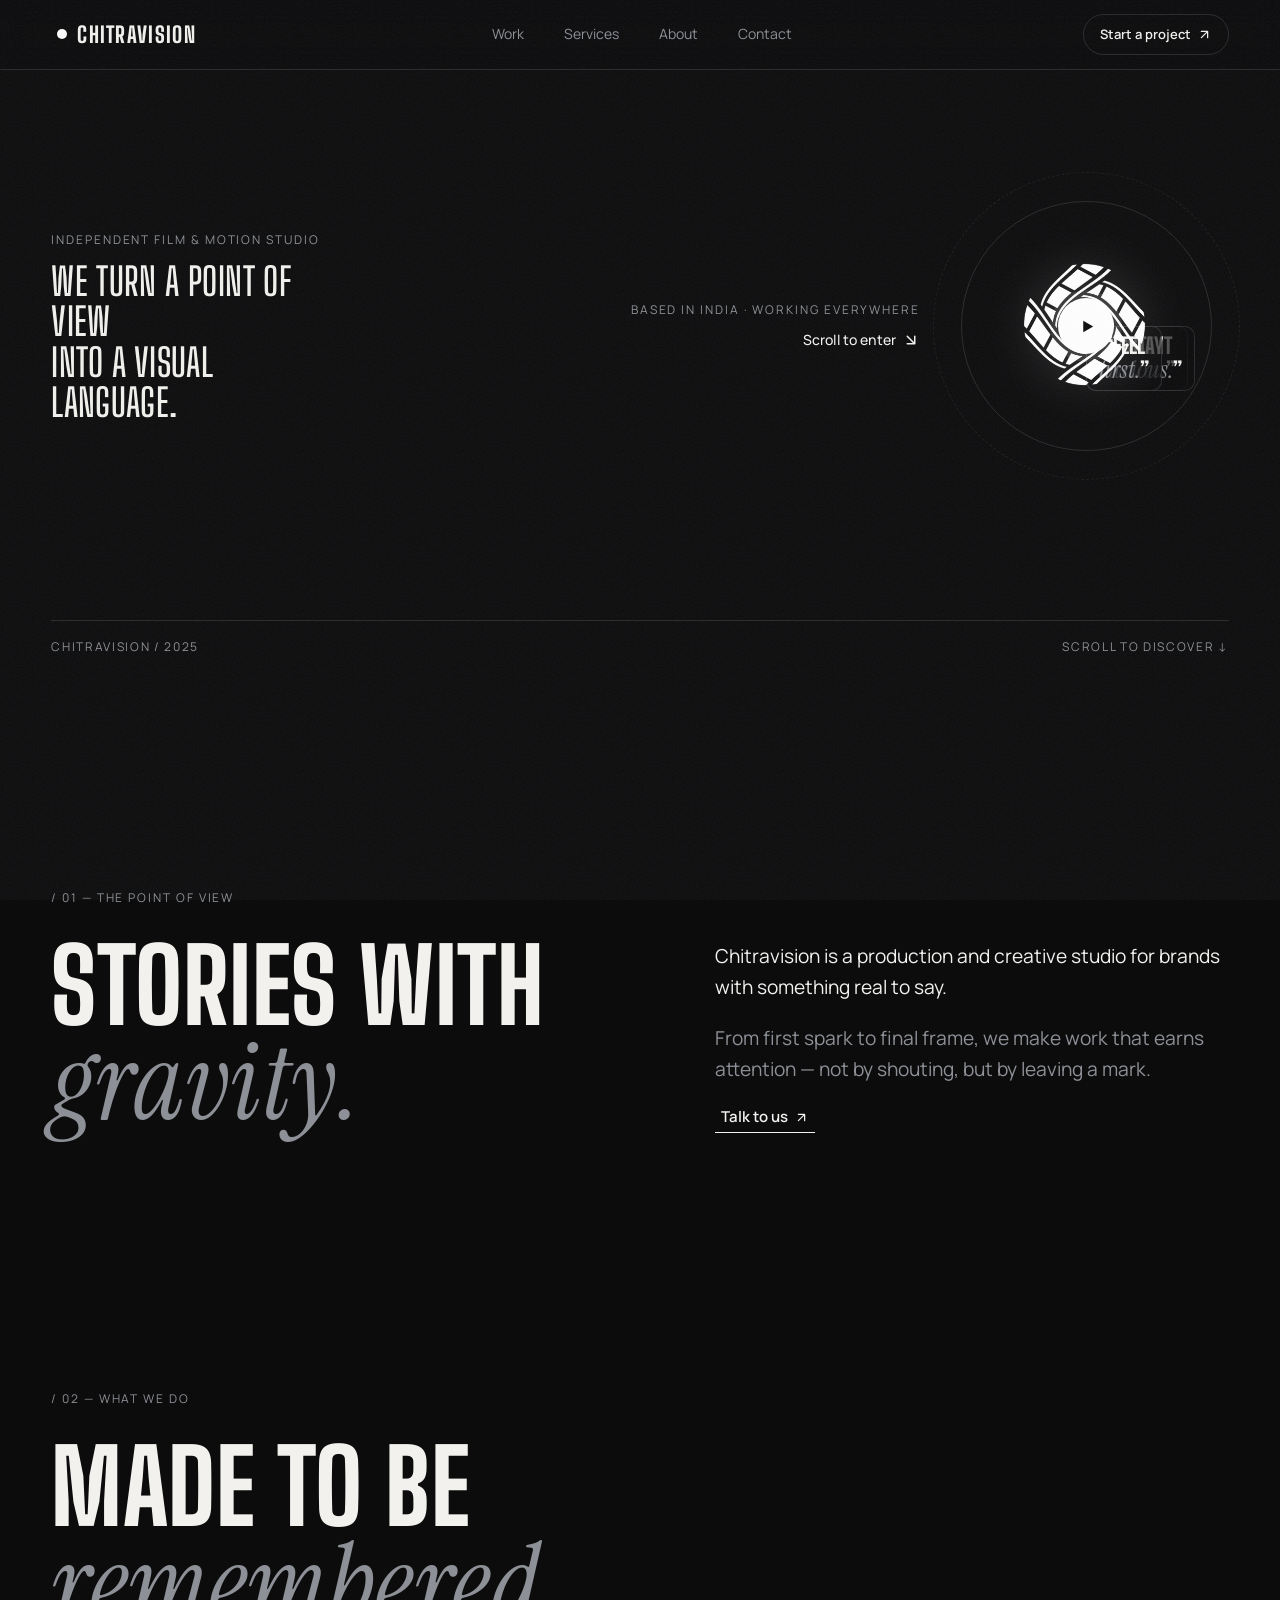
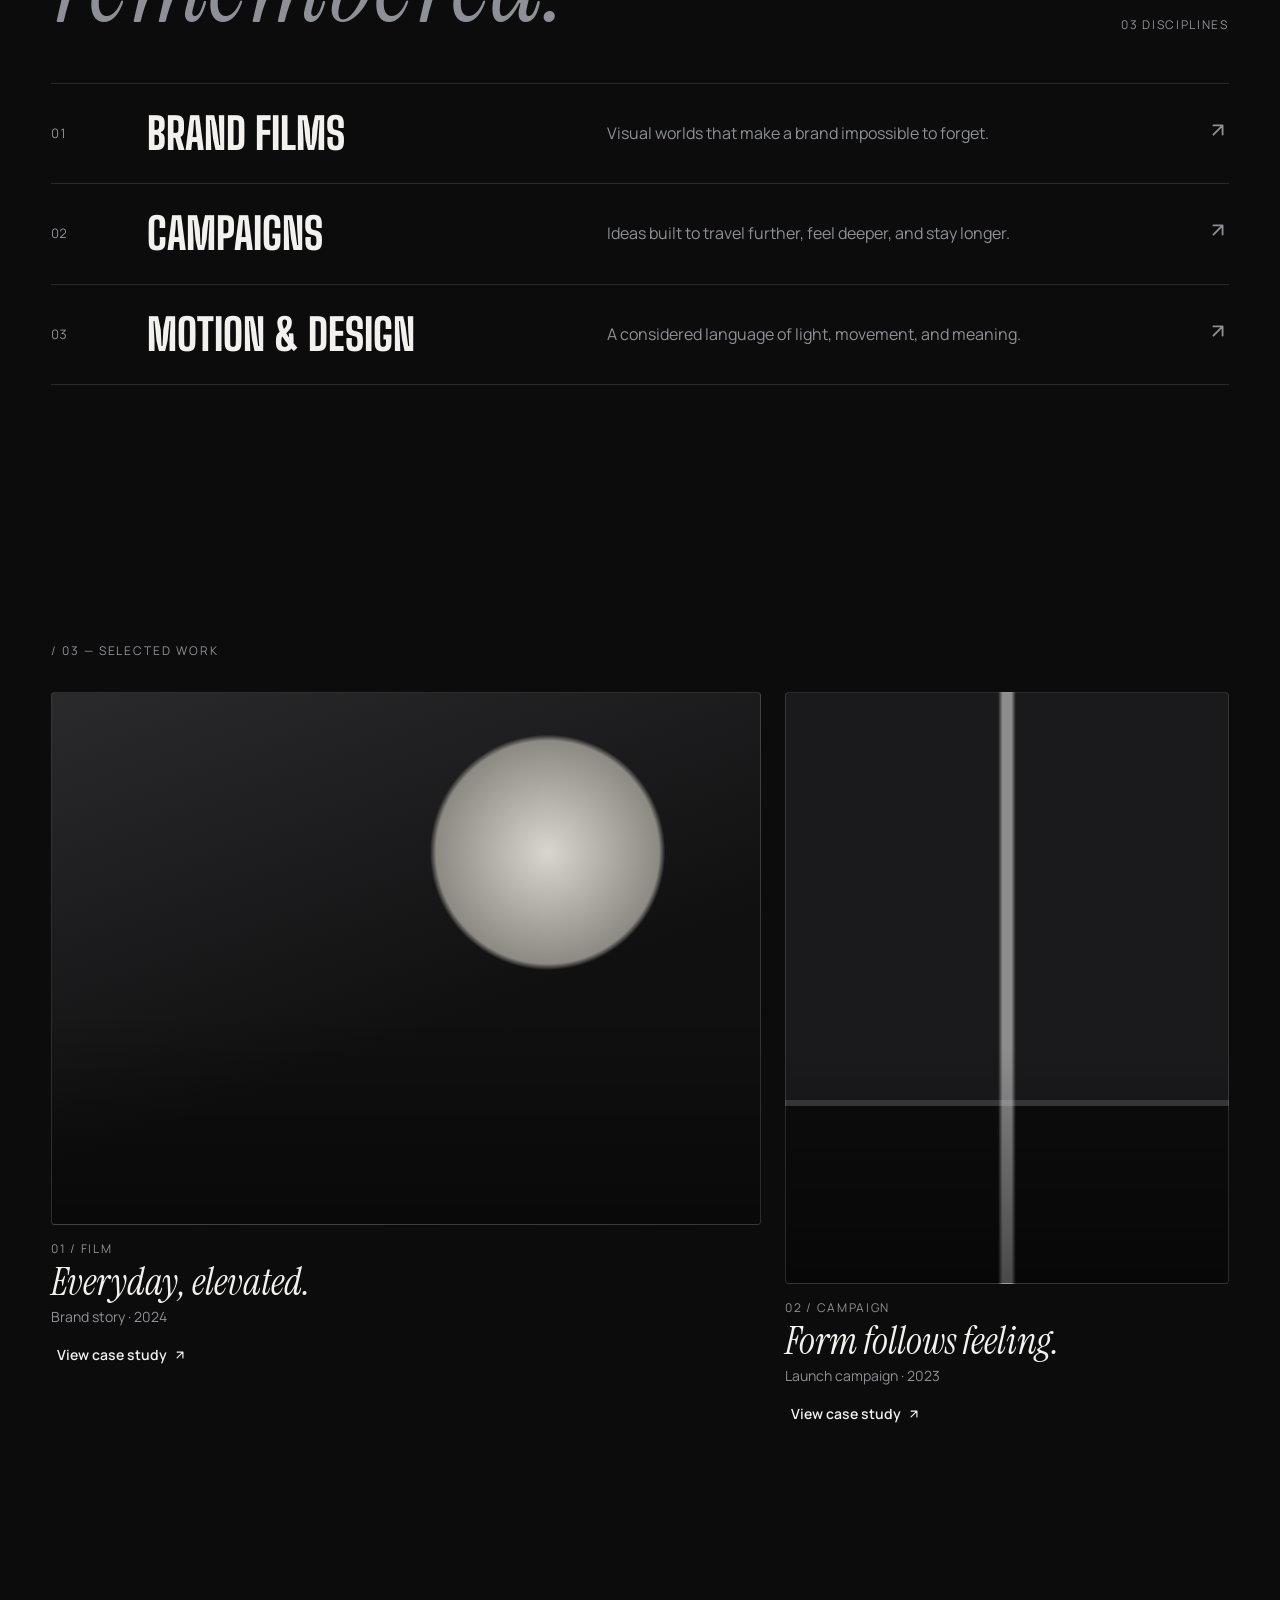
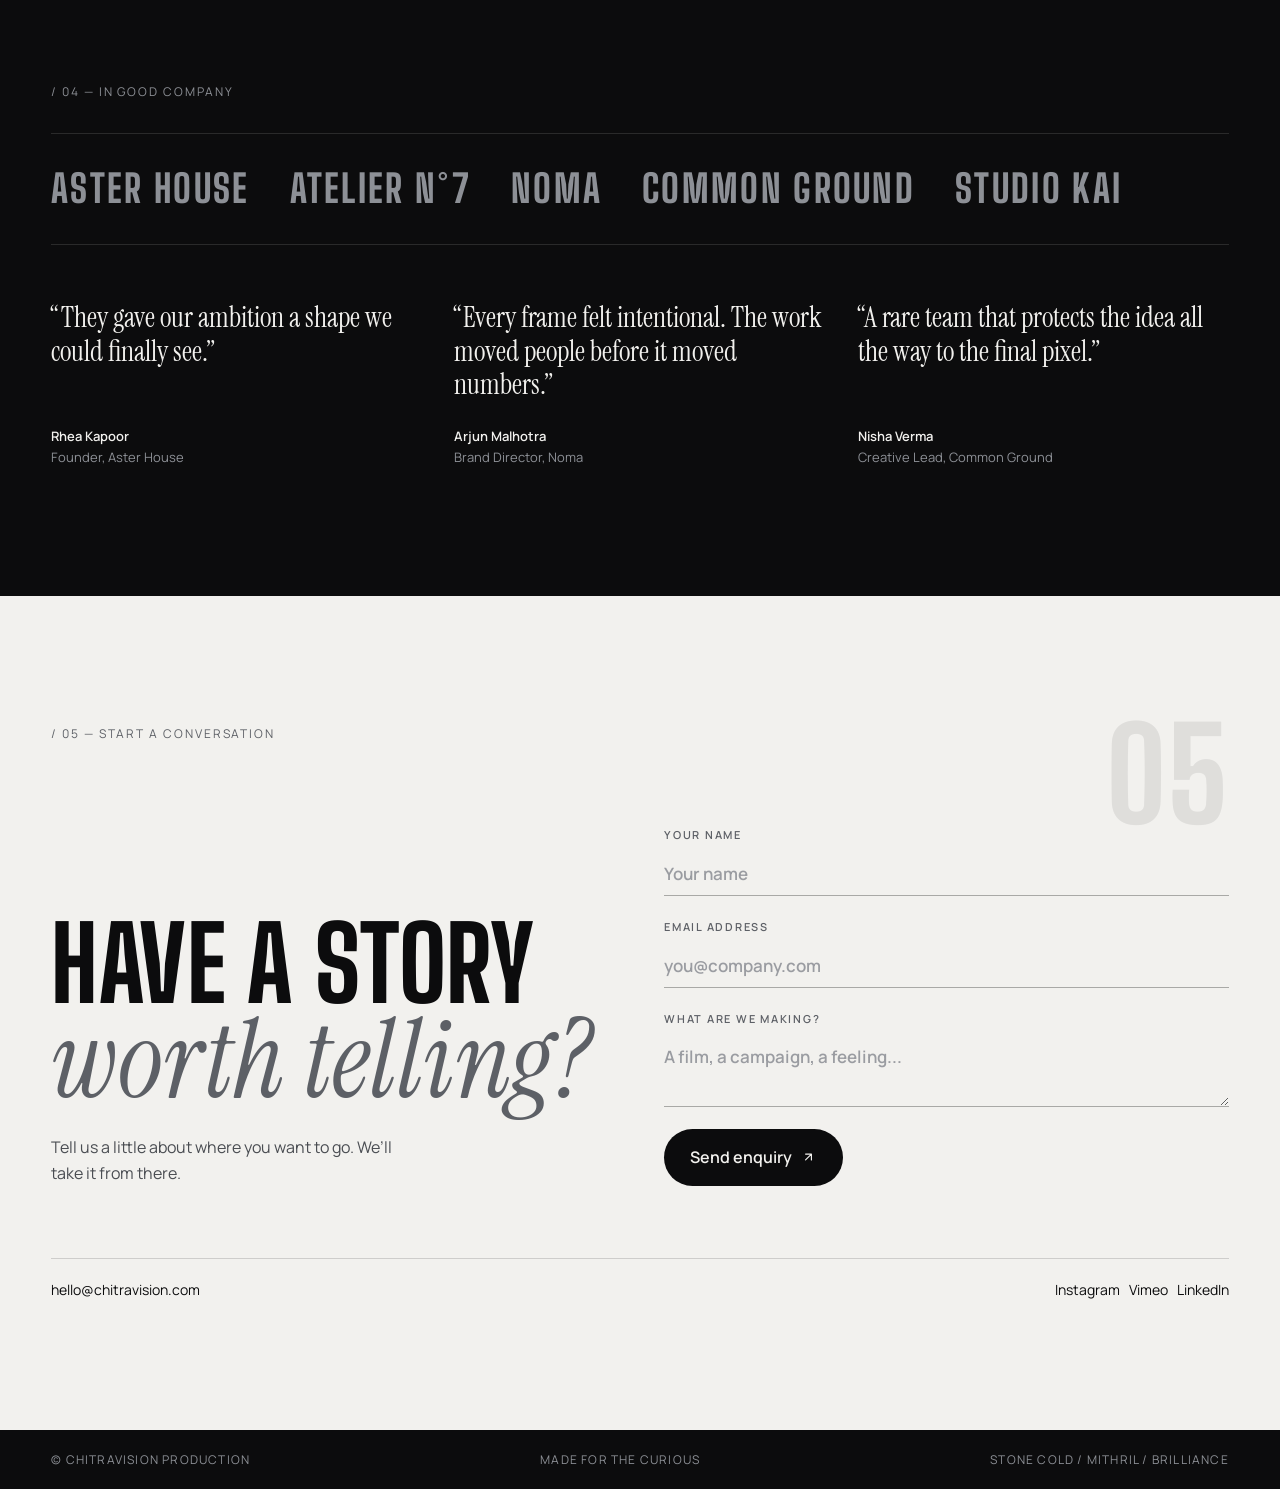
<file: Chitravision Production.html>
<!doctype html><html><head><meta charset=utf8><meta name=viewport content="width=device-width,initial-scale=1,viewport-fit=cover"><style>:root{color-scheme:light;box-sizing:border-box;padding-top:env(safe-area-inset-top,0px);padding-bottom:env(safe-area-inset-bottom,0px)}html{scroll-padding-top:env(safe-area-inset-top,0px)}body{margin:0;padding:0;font:14px -apple-system,BlinkMacSystemFont,sans-serif;background:#faf9f5;color:#141413}img{max-width:100%}[hidden]:not([hidden=until-found i]){display:none!important}</style></head><body>
<title>Chitravision Production</title>
<link rel="preconnect" href="https://fonts.googleapis.com">
<link rel="preconnect" href="https://fonts.gstatic.com" crossorigin>
<link rel="stylesheet" href="https://fonts.googleapis.com/css2?family=Big+Shoulders+Display:wght@600;800&family=Instrument+Serif:ital@0;1&family=Manrope:wght@400;500;600&display=swap">
<style>
/* Layout: centered orbiting logo stage flanked by two hero statements, then a calm editorial scroll of numbered chapters. Single dark look by choice. */
:root{
  --stone:#0c0c0d; --ink:#f2f1ee; --mithril:#8d9096; --brilliance:#ffffff; --line:rgba(255,255,255,.12); --panel:#151516;
  --display:'Big Shoulders Display','Arial Narrow',Impact,sans-serif;
  --serif:'Instrument Serif',Georgia,serif;
  --body:'Manrope',system-ui,sans-serif;
  color-scheme:dark;
}
*{box-sizing:border-box}
html{scroll-behavior:smooth}
body{background:var(--stone);color:var(--ink);font-family:var(--body);font-size:16px;line-height:1.6;padding-inline:0;overflow-x:hidden}
button{font:inherit;color:inherit;background:none;border:0;cursor:pointer}
:focus-visible{outline:2px solid var(--brilliance);outline-offset:3px}
em{font-family:var(--serif);font-style:italic;font-weight:400}
.grain{position:fixed;inset:0;pointer-events:none;z-index:50;opacity:.07;background-image:url("data:image/svg+xml,%3Csvg xmlns='http://www.w3.org/2000/svg' width='160' height='160'%3E%3Cfilter id='n'%3E%3CfeTurbulence type='fractalNoise' baseFrequency='.9' numOctaves='2'/%3E%3C/filter%3E%3Crect width='160' height='160' filter='url(%23n)'/%3E%3C/svg%3E")}
.wrap{padding-inline:clamp(16px,4vw,56px)}
/* nav */
.glass-nav{position:fixed;top:env(safe-area-inset-top,0px);left:0;right:0;z-index:40;display:flex;align-items:center;justify-content:space-between;gap:16px;padding:14px clamp(16px,4vw,56px);background:rgba(12,12,13,.55);backdrop-filter:blur(14px);-webkit-backdrop-filter:blur(14px);border-bottom:1px solid var(--line)}
.brand-lockup{display:flex;align-items:center;gap:10px;font-family:var(--display);font-weight:800;font-size:22px;letter-spacing:.06em}
.brand-dot{width:10px;height:10px;border-radius:50%;background:var(--brilliance)}
.nav-links{display:flex;gap:28px}
.nav-links button{font-size:14px;color:var(--mithril);transition:color .2s}
.nav-links button:hover{color:var(--brilliance)}
.nav-cta{display:inline-flex;align-items:center;gap:6px;padding:9px 16px;border:1px solid var(--line);border-radius:999px;font-size:13px;font-weight:600;transition:background .2s,color .2s}
.nav-cta:hover{background:var(--brilliance);color:var(--stone)}
.menu-toggle{display:none;width:40px;height:40px;align-items:center;justify-content:center}
/* hero */
.hero{position:relative;min-height:760px;padding:120px clamp(16px,4vw,56px) 40px;display:grid;grid-template-columns:1fr minmax(320px,560px) 1fr;align-items:center;gap:24px}
.hero-copy p{font-family:var(--display);font-weight:600;font-size:clamp(26px,3vw,40px);line-height:1.05;text-transform:uppercase;letter-spacing:.01em;margin:12px 0 0}
.hero-copy-right{text-align:right}
.eyebrow{display:block;font-size:12px;letter-spacing:.16em;text-transform:uppercase;color:var(--mithril)}
.hero-meta{display:inline-flex!important;align-items:center;gap:6px;font-family:var(--body)!important;font-size:14px!important;text-transform:none!important;font-weight:500!important;color:var(--ink)}
.orbit-scene{position:relative;aspect-ratio:1;width:100%;max-width:560px;margin-inline:auto;display:grid;place-items:center}
.orbit{position:absolute;border:1px solid var(--line);border-radius:50%}
.orbit-one{inset:6%}
.orbit-two{inset:-4%;border-style:dashed;opacity:.6}
.logo-halo{position:absolute;width:56%;aspect-ratio:1;border-radius:50%;background:radial-gradient(circle,rgba(255,255,255,.22),transparent 68%);filter:blur(24px);animation:pulse 5s ease-in-out infinite}
.logo-crop{position:relative;width:46%;aspect-ratio:1;display:grid;place-items:center}
.logo-crop img{width:100%;height:100%;object-fit:contain;animation:spin 40s linear infinite}
.play-disc{position:absolute;z-index:3;width:56px;height:56px;border-radius:50%;background:var(--brilliance);color:var(--stone);display:grid;place-items:center;box-shadow:0 0 0 8px rgba(255,255,255,.1);transition:transform .25s}
.play-disc:hover{transform:scale(1.1)}
.play-disc svg{margin-left:3px}
.quote{position:absolute;left:50%;top:50%;font-family:var(--display);font-weight:800;font-size:clamp(15px,1.8vw,22px);line-height:1;text-transform:uppercase;text-align:center;white-space:nowrap;padding:8px 12px;background:rgba(12,12,13,.7);border:1px solid var(--line);border-radius:10px;animation:orbit 24s linear infinite;--r:min(46vw,282px)}
.quote em{text-transform:none;font-size:1.15em;font-weight:400;color:var(--mithril)}
.quote-b{animation-delay:-8s}.quote-c{animation-delay:-16s}
@keyframes orbit{from{transform:translate(-50%,-50%) rotate(0deg) translateX(var(--r)) rotate(0deg)}to{transform:translate(-50%,-50%) rotate(360deg) translateX(var(--r)) rotate(-360deg)}}
@keyframes spin{to{transform:rotate(360deg)}}
@keyframes pulse{50%{opacity:.55;transform:scale(1.08)}}
.hero-bottom{grid-column:1/-1;display:flex;justify-content:space-between;gap:16px;font-size:12px;letter-spacing:.14em;text-transform:uppercase;color:var(--mithril);border-top:1px solid var(--line);padding-top:16px}
.line-arrow{display:inline-block;animation:bob 2s ease-in-out infinite}
@keyframes bob{50%{transform:translateY(4px)}}
/* sections */
.section-pad{padding:clamp(72px,10vw,140px) clamp(16px,4vw,56px)}
.section-kicker{font-size:12px;letter-spacing:.16em;text-transform:uppercase;color:var(--mithril);margin-bottom:32px}
h2{font-family:var(--display);font-weight:800;text-transform:uppercase;font-size:clamp(44px,8vw,112px);line-height:.92;margin:0;text-wrap:balance;letter-spacing:.005em}
h2 em{text-transform:none;font-size:1.05em;color:var(--mithril)}
.intro-grid{display:grid;grid-template-columns:1.2fr 1fr;gap:48px;align-items:end}
.intro-copy{display:flex;flex-direction:column;gap:20px;font-size:clamp(17px,1.5vw,21px);min-width:0}
.intro-copy p{margin:0}.muted{color:var(--mithril)}
.text-link{display:inline-flex;align-items:center;gap:6px;align-self:flex-start;border-bottom:1px solid var(--ink);padding-bottom:3px;font-weight:600;font-size:15px}
.services-head{display:flex;justify-content:space-between;align-items:flex-end;gap:16px;flex-wrap:wrap;margin-bottom:48px}
.section-count{font-size:12px;letter-spacing:.14em;text-transform:uppercase;color:var(--mithril)}
.service-list{border-top:1px solid var(--line)}
.service-row{display:grid;grid-template-columns:72px minmax(0,1fr) minmax(0,1.3fr) 32px;gap:24px;align-items:center;padding:28px 0;border-bottom:1px solid var(--line);transition:padding .3s,background .3s}
.service-row:hover{padding-inline:16px;background:var(--panel)}
.service-number{font-size:13px;color:var(--mithril);font-variant-numeric:tabular-nums}
.service-row h3{margin:0;font-family:var(--display);font-weight:800;text-transform:uppercase;font-size:clamp(28px,3.4vw,48px);line-height:1}
.service-row p{margin:0;color:var(--mithril)}
.row-arrow{justify-self:end;color:var(--mithril)}
.work-grid{display:grid;grid-template-columns:1.6fr 1fr;gap:24px;align-items:start}
.work-card{display:flex;flex-direction:column;gap:14px;min-width:0}
.work-image{position:relative;display:block;width:100%;overflow:hidden;border-radius:4px;border:1px solid var(--line)}
.work-card-large .work-image{aspect-ratio:4/3}.work-card-small .work-image{aspect-ratio:3/4}
.image-one{background:radial-gradient(circle at 70% 30%,#d9d6cf 0,#8d8a84 18%,transparent 19%),linear-gradient(160deg,#2a2a2c,#101011 60%),#151516}
.image-two{background:linear-gradient(90deg,transparent 48%,rgba(255,255,255,.5) 49%,rgba(255,255,255,.5) 51%,transparent 52%),linear-gradient(0deg,#0d0d0e 0 30%,#3a3b3e 30% 31%,#1a1a1c 31%),radial-gradient(circle at 30% 20%,#55575c,#18181a 60%)}
.work-image::after{content:"";position:absolute;inset:0;background:linear-gradient(transparent 60%,rgba(0,0,0,.45))}
.case-open{position:absolute;top:14px;right:14px;z-index:2;width:38px;height:38px;border-radius:50%;background:var(--brilliance);color:var(--stone);display:grid;place-items:center;transform:scale(.8);opacity:0;transition:.25s}
.work-image:hover .case-open,.work-image:focus-visible .case-open{opacity:1;transform:none}
.work-caption{display:grid;gap:4px}
.work-caption>span:first-child{font-size:12px;letter-spacing:.14em;text-transform:uppercase;color:var(--mithril)}
.work-caption h3{margin:0;font-family:var(--serif);font-style:italic;font-weight:400;font-size:clamp(28px,3vw,42px);line-height:1.05}
.work-caption>span:last-child{font-size:14px;color:var(--mithril)}
.case-link{display:inline-flex;align-items:center;gap:6px;font-size:14px;font-weight:600;align-self:flex-start}
/* proof */
.client-marquee{display:flex;flex-wrap:wrap;gap:12px 40px;font-family:var(--display);font-weight:800;font-size:clamp(24px,3vw,40px);letter-spacing:.06em;color:var(--mithril);padding-block:24px;border-block:1px solid var(--line);margin-bottom:56px}
.testimonial-grid{display:grid;grid-template-columns:repeat(3,minmax(0,1fr));gap:32px}
.testimonial{margin:0;display:flex;flex-direction:column;gap:24px;justify-content:space-between}
.testimonial p{margin:0;font-family:var(--serif);font-size:clamp(22px,2.2vw,30px);line-height:1.2}
.testimonial footer{display:grid;font-size:13px;color:var(--mithril)}
.testimonial footer strong{color:var(--ink);font-weight:600}
/* contact */
.contact-section{background:var(--ink);color:var(--stone)}
.contact-section .section-kicker,.contact-section h2 em{color:#5d6066}
.contact-top{display:flex;justify-content:space-between;align-items:flex-start}
.contact-index{font-family:var(--display);font-weight:800;font-size:clamp(60px,10vw,160px);line-height:.8;color:rgba(0,0,0,.08)}
.contact-content{display:grid;grid-template-columns:1fr 1fr;gap:48px;align-items:end}
.contact-note{margin:24px 0 0;max-width:36ch;color:#4a4d52}
.enquiry-form{display:grid;gap:22px;min-width:0}
.enquiry-form label{display:grid;gap:8px;font-size:11px;letter-spacing:.16em;color:#5d6066;font-weight:600}
.enquiry-form input,.enquiry-form textarea{font:inherit;font-size:17px;letter-spacing:0;color:var(--stone);background:transparent;border:0;border-bottom:1px solid rgba(0,0,0,.3);padding:8px 0;border-radius:0;resize:vertical;width:100%}
.enquiry-form input::placeholder,.enquiry-form textarea::placeholder{color:#9a9ca1}
.enquiry-form input:focus,.enquiry-form textarea:focus{outline:0;border-bottom-color:var(--stone)}
.form-submit{display:inline-flex;align-items:center;justify-content:center;gap:8px;padding:16px 26px;background:var(--stone);color:var(--ink);border-radius:999px;font-weight:600;justify-self:start}
.form-success{display:grid;gap:8px;padding:32px;border:1px solid rgba(0,0,0,.2);border-radius:8px}
.form-success h3{margin:0;font-family:var(--display);font-weight:800;text-transform:uppercase;font-size:36px}.form-success p{margin:0;color:#4a4d52}
.contact-footer{display:flex;justify-content:space-between;gap:16px;flex-wrap:wrap;margin-top:72px;padding-top:20px;border-top:1px solid rgba(0,0,0,.15);font-size:14px}
.footer{display:flex;justify-content:space-between;gap:12px 24px;flex-wrap:wrap;padding:20px clamp(16px,4vw,56px);font-size:12px;letter-spacing:.1em;text-transform:uppercase;color:var(--mithril);background:var(--stone)}
/* modals */
.modal-backdrop{position:fixed;inset:0;z-index:60;display:grid;place-items:center;padding:16px;background:rgba(0,0,0,.82);backdrop-filter:blur(8px)}
.reel-modal,.case-modal{position:relative;width:min(960px,100%);max-height:calc(100% - 8px);overflow:auto;background:var(--panel);border:1px solid var(--line);border-radius:8px}
.modal-close{position:absolute;top:12px;right:12px;z-index:5;width:40px;height:40px;border-radius:50%;background:var(--brilliance);color:var(--stone);display:grid;place-items:center}
.reel-stage{position:relative;aspect-ratio:16/9;overflow:hidden;background:#000;display:grid;place-items:center}
.reel-frame{position:absolute;border:1px solid var(--line)}
.reel-frame-one{width:60%;height:70%;transform:rotate(-6deg);animation:drift 7s ease-in-out infinite}
.reel-frame-two{width:50%;height:60%;transform:rotate(5deg);animation:drift 9s ease-in-out infinite reverse}
.reel-frame-three{width:26%;aspect-ratio:1;display:grid;place-items:center;background:rgba(255,255,255,.04);padding:4%}
.reel-frame-three .logo-crop{width:100%}
@keyframes drift{50%{transform:rotate(-2deg) translateY(-8px)}}
.reel-word{position:absolute;left:5%;bottom:8%;font-family:var(--display);font-weight:800;font-size:clamp(32px,7vw,88px);line-height:.9;text-transform:uppercase}
.reel-time{position:absolute;right:4%;bottom:6%;font-size:12px;letter-spacing:.14em;color:var(--mithril);font-variant-numeric:tabular-nums}
.reel-meta{display:flex;justify-content:space-between;gap:12px;flex-wrap:wrap;padding:16px 20px;font-size:12px;letter-spacing:.12em;color:var(--mithril)}
.case-modal-image{aspect-ratio:16/8;width:100%}
.case-modal-copy{display:grid;gap:14px;padding:clamp(20px,4vw,40px)}
.case-modal-copy h2{font-size:clamp(36px,6vw,64px)}
.case-modal-copy p{margin:0;color:var(--mithril);max-width:60ch}
.case-result{display:flex;align-items:baseline;gap:14px;flex-wrap:wrap;padding-block:12px;border-block:1px solid var(--line)}
.case-result span{font-size:12px;letter-spacing:.14em;text-transform:uppercase;color:var(--mithril)}
.case-result strong{font-family:var(--display);font-weight:800;font-size:32px;text-transform:uppercase}
.case-modal-copy pre{margin:0;font:inherit;font-size:14px;color:var(--ink);white-space:pre-wrap;line-height:1.9}
/* responsive */
@media (max-width:960px){
  .hero{grid-template-columns:1fr;padding-top:100px;gap:32px;min-height:0}
  .hero-copy-left{order:1}.orbit-scene{order:2;max-width:420px}.hero-copy-right{order:3;text-align:left}.hero-bottom{order:4}
  .quote{--r:min(44vw,190px)}
  .intro-grid,.contact-content,.work-grid{grid-template-columns:1fr}
  .testimonial-grid{grid-template-columns:1fr}
  .service-row{grid-template-columns:48px minmax(0,1fr) 24px}.service-row p{grid-column:2/3;grid-row:2}.service-row .row-arrow{grid-row:1;grid-column:3}
}
@media (max-width:720px){
  .menu-toggle{display:inline-flex}.nav-cta{display:none}
  .nav-links{position:absolute;top:100%;left:0;right:0;flex-direction:column;gap:0;padding:8px clamp(16px,4vw,56px) 16px;background:rgba(12,12,13,.96);border-bottom:1px solid var(--line);display:none}
  .nav-links.open{display:flex}.nav-links button{padding:14px 0;text-align:left;font-size:18px;border-bottom:1px solid var(--line)}
}
@media (prefers-reduced-motion:reduce){*{animation:none!important;transition:none!important}html{scroll-behavior:auto}}
</style>

<main class="site-shell" id="app" data-testid="landing-page">
<div class="grain"></div>
<header class="glass-nav" data-testid="main-navigation">
  <button class="brand-lockup" data-go="top" data-testid="brand-home-button"><span class="brand-dot"></span><span>CHITRAVISION</span></button>
  <nav class="nav-links" id="nav" aria-label="Main navigation">
    <button data-go="work" data-testid="nav-work-link">Work</button>
    <button data-go="services" data-testid="nav-services-link">Services</button>
    <button data-go="about" data-testid="nav-about-link">About</button>
    <button data-go="contact" data-testid="nav-contact-link">Contact</button>
  </nav>
  <button class="nav-cta" data-go="contact" data-testid="nav-start-project-button">Start a project <svg width="15" height="15" viewBox="0 0 24 24" fill="none" stroke="currentColor" stroke-width="2" stroke-linecap="round" stroke-linejoin="round"><path d="M7 17 17 7M7 7h10v10"/></svg></button>
  <button class="menu-toggle" id="menuBtn" aria-label="Toggle navigation" aria-expanded="false" data-testid="mobile-menu-toggle"><svg id="menuIcon" width="24" height="24" viewBox="0 0 24 24" fill="none" stroke="currentColor" stroke-width="2" stroke-linecap="round"><path d="M4 6h16M4 12h16M4 18h16"/></svg></button>
</header>

<section class="hero" id="top" data-testid="hero-section">
  <div class="hero-copy hero-copy-left"><span class="eyebrow">Independent film &amp; motion studio</span><p>We turn a point of view<br>into a visual language.</p></div>
  <div class="hero-copy hero-copy-right"><span class="eyebrow">Based in India · working everywhere</span><p class="hero-meta">Scroll to enter <svg width="18" height="18" viewBox="0 0 24 24" fill="none" stroke="currentColor" stroke-width="2" stroke-linecap="round" stroke-linejoin="round"><path d="M7 7l10 10M17 7v10H7"/></svg></p></div>
  <div class="orbit-scene" data-testid="orbiting-quotes">
    <div class="orbit orbit-one"></div><div class="orbit orbit-two"></div>
    <div class="quote quote-a">“Make it<br><em>matter.</em>”</div>
    <div class="quote quote-b">“Stay<br><em>curious.</em>”</div>
    <div class="quote quote-c">“Feel<br><em>first.</em>”</div>
    <div class="logo-halo"></div>
    <div class="logo-crop" aria-label="Chitravision Production logo mark" data-testid="agency-logo-mark"><img src="[data-uri]" alt="Chitravision Production logo mark"></div>
    <button class="play-disc" id="playBtn" aria-label="Play showreel" data-testid="hero-play-button"><svg width="17" height="17" viewBox="0 0 24 24" fill="currentColor"><path d="M6 4l14 8-14 8z"/></svg></button>
  </div>
  <div class="hero-bottom"><span>Chitravision / 2025</span><span>Scroll to discover <span class="line-arrow">↓</span></span></div>
</section>

<section class="intro-section section-pad" id="about" data-testid="about-section">
  <div class="section-kicker">/ 01 — The point of view</div>
  <div class="intro-grid">
    <h2>Stories with<br><em>gravity.</em></h2>
    <div class="intro-copy">
      <p>Chitravision is a production and creative studio for brands with something real to say.</p>
      <p class="muted">From first spark to final frame, we make work that earns attention — not by shouting, but by leaving a mark.</p>
      <button class="text-link" data-go="contact" data-testid="about-contact-link">Talk to us <svg width="15" height="15" viewBox="0 0 24 24" fill="none" stroke="currentColor" stroke-width="2" stroke-linecap="round" stroke-linejoin="round"><path d="M7 17 17 7M7 7h10v10"/></svg></button>
    </div>
  </div>
</section>

<section class="services-section section-pad" id="services" data-testid="services-section">
  <div class="section-kicker">/ 02 — What we do</div>
  <div class="services-head"><h2>Made to be<br><em>remembered.</em></h2><span class="section-count">03 disciplines</span></div>
  <div class="service-list" id="serviceList"></div>
</section>

<section class="work-section section-pad" id="work" data-testid="work-section">
  <div class="section-kicker">/ 03 — Selected work</div>
  <div class="work-grid" id="workGrid"></div>
</section>

<section class="proof-section section-pad" data-testid="social-proof-section">
  <div class="section-kicker">/ 04 — In good company</div>
  <div class="client-marquee" data-testid="client-marquee"><span>ASTER HOUSE</span><span>ATELIER N°7</span><span>NOMA</span><span>COMMON GROUND</span><span>STUDIO KAI</span></div>
  <div class="testimonial-grid" id="testimonials"></div>
</section>

<section class="contact-section section-pad" id="contact" data-testid="contact-section">
  <div class="contact-top"><div class="section-kicker">/ 05 — Start a conversation</div><span class="contact-index">05</span></div>
  <div class="contact-content">
    <div><h2>Have a story<br><em>worth telling?</em></h2><p class="contact-note">Tell us a little about where you want to go. We’ll take it from there.</p></div>
    <div id="formSlot"></div>
  </div>
  <div class="contact-footer"><span>hello@chitravision.com</span><span>Instagram&nbsp;&nbsp; Vimeo&nbsp;&nbsp; LinkedIn</span></div>
</section>

<footer class="footer" data-testid="site-footer"><span>© Chitravision Production</span><span>Made for the curious</span><span>Stone Cold / Mithril / Brilliance</span></footer>
<div id="modalSlot"></div>
</main>

<script>
(function(){
  var MARK=document.querySelector('.logo-crop img').src;
  var services=[["01","Brand films","Visual worlds that make a brand impossible to forget."],["02","Campaigns","Ideas built to travel further, feel deeper, and stay longer."],["03","Motion & design","A considered language of light, movement, and meaning."]];
  var projects=[
    {id:"everyday",number:"01",type:"Film",title:"Everyday, elevated.",meta:"Brand story · 2024",image:"image-one",result:"+38% brand recall",description:"A tactile brand film for a modern homeware label, finding the extraordinary in the rituals of an ordinary morning.",credits:"Direction — Chitravision\nProduction — Chitravision\nDOP — Anay Mehta"},
    {id:"form",number:"02",type:"Campaign",title:"Form follows feeling.",meta:"Launch campaign · 2023",image:"image-two",result:"2.4M organic views",description:"A launch campaign that translated architectural precision into a warm, human visual language across film and social.",credits:"Creative — Chitravision\nClient — Atelier N°7\nSound — Soft Focus"}];
  var tests=[["“They gave our ambition a shape we could finally see.”","Rhea Kapoor","Founder, Aster House"],["“Every frame felt intentional. The work moved people before it moved numbers.”","Arjun Malhotra","Brand Director, Noma"],["“A rare team that protects the idea all the way to the final pixel.”","Nisha Verma","Creative Lead, Common Ground"]];
  var arrow='<svg width="14" height="14" viewBox="0 0 24 24" fill="none" stroke="currentColor" stroke-width="2" stroke-linecap="round" stroke-linejoin="round"><path d="M7 17 17 7M7 7h10v10"/></svg>';
  var xIcon='<svg width="20" height="20" viewBox="0 0 24 24" fill="none" stroke="currentColor" stroke-width="2" stroke-linecap="round"><path d="M18 6 6 18M6 6l12 12"/></svg>';
  var $=function(s){return document.querySelector(s)};
  function esc(t){var d=document.createElement('div');d.textContent=t;return d.innerHTML}

  $('#serviceList').innerHTML=services.map(function(s){return '<article class="service-row" data-testid="service-'+s[0]+'"><span class="service-number">'+s[0]+'</span><h3>'+esc(s[1])+'</h3><p>'+esc(s[2])+'</p><span class="row-arrow">'+arrow.replace('width="14" height="14"','width="22" height="22"')+'</span></article>'}).join('');
  $('#workGrid').innerHTML=projects.map(function(p,i){return '<article class="work-card work-card-'+(i?'small':'large')+'"><button class="work-image '+p.image+'" data-case="'+p.id+'" aria-label="Open '+esc(p.title)+' case study" data-testid="case-study-'+p.id+'-button"><span class="case-open"><svg width="16" height="16" viewBox="0 0 24 24" fill="none" stroke="currentColor" stroke-width="2" stroke-linecap="round" stroke-linejoin="round"><path d="M15 3h6v6M10 14 21 3M18 13v6a2 2 0 0 1-2 2H5a2 2 0 0 1-2-2V8a2 2 0 0 1 2-2h6"/></svg></span></button><div class="work-caption"><span>'+p.number+' / '+p.type+'</span><h3>'+esc(p.title)+'</h3><span>'+esc(p.meta)+'</span></div><button class="case-link" data-case="'+p.id+'" data-testid="case-study-'+p.id+'-link">View case study '+arrow+'</button></article>'}).join('');
  $('#testimonials').innerHTML=tests.map(function(t){return '<blockquote class="testimonial" data-testid="testimonial-'+t[1].toLowerCase().replace(/ /g,'-')+'"><p>'+esc(t[0])+'</p><footer><strong>'+esc(t[1])+'</strong><span>'+esc(t[2])+'</span></footer></blockquote>'}).join('');

  function form(){$('#formSlot').innerHTML='<form class="enquiry-form" id="enq" data-testid="enquiry-form"><label for="f-name">YOUR NAME<input id="f-name" required name="name" placeholder="Your name" data-testid="enquiry-name-input"></label><label for="f-email">EMAIL ADDRESS<input id="f-email" required type="email" name="email" placeholder="you@company.com" data-testid="enquiry-email-input"></label><label for="f-brief">WHAT ARE WE MAKING?<textarea id="f-brief" required name="brief" rows="2" placeholder="A film, a campaign, a feeling..." data-testid="enquiry-brief-input"></textarea></label><button class="form-submit" type="submit" data-testid="enquiry-submit-button">Send enquiry '+arrow.replace('14','17')+'</button></form>';
    $('#enq').addEventListener('submit',function(e){e.preventDefault();$('#formSlot').innerHTML='<div class="form-success" data-testid="enquiry-success"><svg width="21" height="21" viewBox="0 0 24 24" fill="none" stroke="currentColor" stroke-width="2.4" stroke-linecap="round" stroke-linejoin="round"><path d="M20 6 9 17l-5-5"/></svg><h3>Message received.</h3><p>We’ll be in touch within two working days.</p></div>'})}
  form();

  function go(id){var el=document.getElementById(id);if(el)el.scrollIntoView({behavior:'smooth'});setMenu(false)}
  function setMenu(o){$('#nav').classList.toggle('open',o);$('#menuBtn').setAttribute('aria-expanded',o);$('#menuIcon').innerHTML=o?'<path d="M18 6 6 18M6 6l12 12"/>':'<path d="M4 6h16M4 12h16M4 18h16"/>'}
  $('#menuBtn').addEventListener('click',function(){setMenu(!$('#nav').classList.contains('open'))});

  function closeModal(){$('#modalSlot').innerHTML='';document.body.style.overflow=''}
  function openModal(html,label,tid){$('#modalSlot').innerHTML='<div class="modal-backdrop" role="dialog" aria-modal="true" aria-label="'+esc(label)+'" data-testid="'+tid+'">'+html+'</div>';document.body.style.overflow='hidden';var c=$('.modal-close');c&&c.focus();
    $('.modal-backdrop').addEventListener('click',function(e){if(e.target===this||e.target.closest('.modal-close'))closeModal()})}
  function reel(){openModal('<div class="reel-modal"><button class="modal-close" aria-label="Close showreel" data-testid="showreel-close-button">'+xIcon+'</button><div class="reel-stage" data-testid="showreel-stage"><div class="reel-frame reel-frame-one"></div><div class="reel-frame reel-frame-two"></div><div class="reel-frame reel-frame-three"><div class="logo-crop"><img src="'+MARK+'" alt="Chitravision Production logo mark"></div></div><div class="reel-word">MAKE<br><em>MATTER.</em></div><span class="reel-time">00:18 — 01:02</span></div><div class="reel-meta"><span>CHITRAVISION / SHOWREEL 2025</span><span>Selected moments / visual study</span></div></div>','Chitravision showreel','showreel-modal')}
  function kase(id){var p=projects.filter(function(x){return x.id===id})[0];if(!p)return;openModal('<div class="case-modal"><button class="modal-close" aria-label="Close case study" data-testid="case-study-close-button">'+xIcon+'</button><div class="case-modal-image '+p.image+'"></div><div class="case-modal-copy"><span class="eyebrow">'+p.number+' / '+p.type+'</span><h2>'+esc(p.title)+'</h2><p>'+esc(p.description)+'</p><div class="case-result"><span>Campaign result</span><strong>'+esc(p.result)+'</strong></div><pre>'+esc(p.credits)+'</pre></div></div>',p.title+' case study','case-study-modal')}

  $('#playBtn').addEventListener('click',reel);
  document.addEventListener('click',function(e){var g=e.target.closest('[data-go]');if(g){go(g.getAttribute('data-go'));return}var c=e.target.closest('[data-case]');if(c)kase(c.getAttribute('data-case'))});
  document.addEventListener('keydown',function(e){if(e.key==='Escape')closeModal()});
})();
</script>
</body></html>
</file>
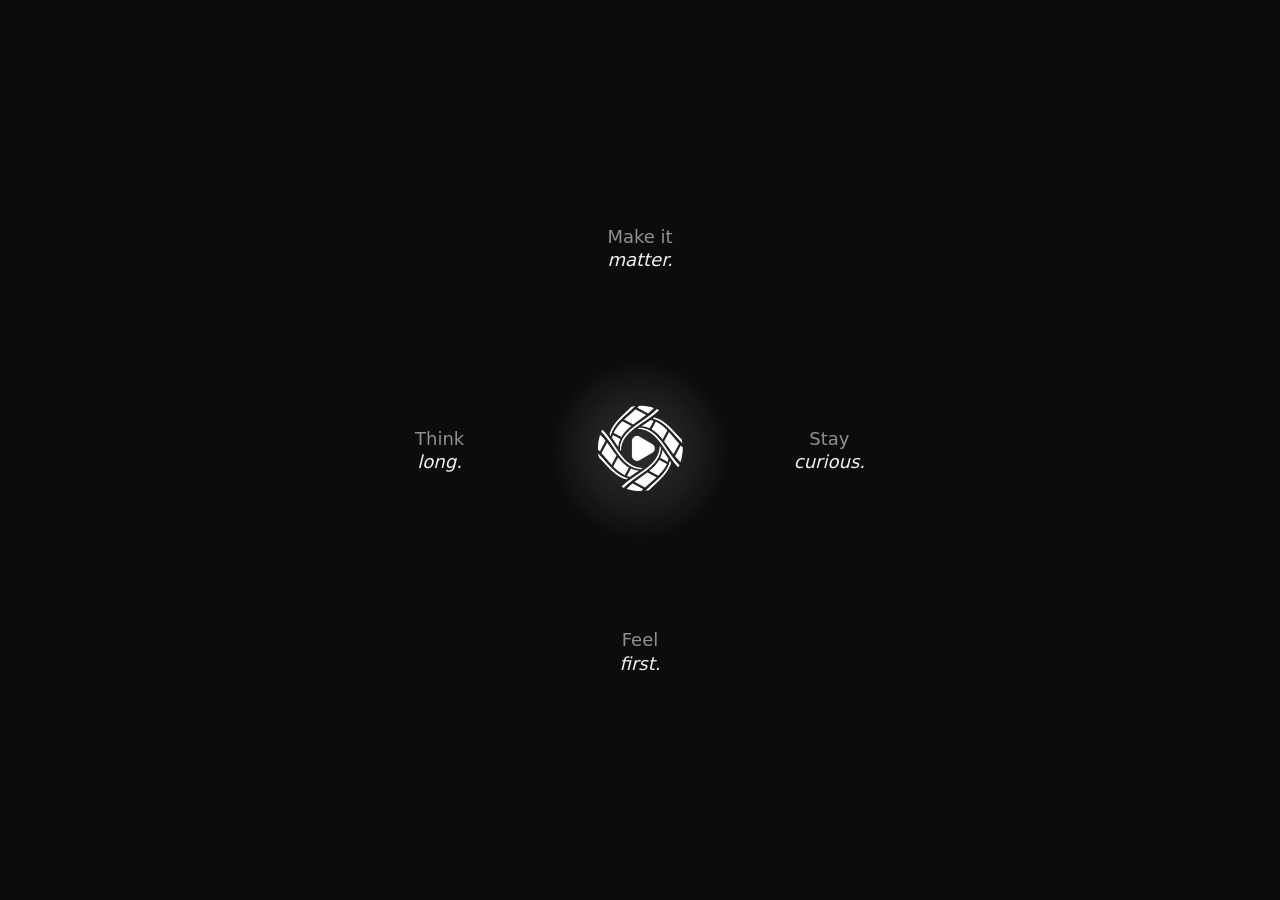
<file: logo-animation.html>
<!DOCTYPE html>
<html lang="en">
<head>
  <meta charset="UTF-8">
  <meta name="viewport" content="width=device-width, initial-scale=1.0">
  <title>Chitravision - Spinning Logo Animation</title>
  <style>
    :root {
      --stone: #0c0c0d;
      --ink: #f2f1ee;
      --mithril: #8d9096;
      --brilliance: #ffffff;
    }

    * {
      box-sizing: border-box;
      margin: 0;
      padding: 0;
    }

    body {
      background: var(--stone);
      color: var(--ink);
      font-family: 'Manrope', system-ui, sans-serif;
      min-height: 100vh;
      display: grid;
      place-items: center;
      overflow: hidden;
    }

    .logo-stage {
      position: relative;
      width: min(500px, 90vw);
      height: min(500px, 90vw);
      display: grid;
      place-items: center;
    }

    /* Pulsing halo behind logo */
    .logo-halo {
      position: absolute;
      width: 180px;
      height: 180px;
      border-radius: 50%;
      background: radial-gradient(circle, rgba(242,241,238,.2) 0%, transparent 70%);
      animation: pulse 4s ease-in-out infinite;
      z-index: 1;
    }

    @keyframes pulse {
      0%, 100% { 
        transform: scale(1); 
        opacity: .3; 
      }
      50% { 
        transform: scale(1.2); 
        opacity: .6; 
      }
    }

    /* Logo container */
    .logo-container {
      position: relative;
      z-index: 2;
      width: 160px;
      height: auto;
      animation: spin 40s linear infinite;
    }

    @keyframes spin {
      from { transform: rotate(0deg); }
      to { transform: rotate(360deg); }
    }

    .logo-container img {
      width: 100%;
      height: auto;
      object-fit: contain;
      filter: drop-shadow(0 4px 16px rgba(0,0,0,.4));
    }

    /* Orbiting quotes container */
    .orbit-quotes {
      position: absolute;
      width: 100%;
      height: 100%;
      animation: orbit 24s linear infinite;
      z-index: 3;
    }

    @keyframes orbit {
      from { transform: rotate(0deg); }
      to { transform: rotate(360deg); }
    }

    /* Individual quotes */
    .quote {
      position: absolute;
      font-size: clamp(14px, 1.8vw, 18px);
      line-height: 1.3;
      color: var(--mithril);
      max-width: 140px;
      text-align: center;
      animation: counterOrbit 24s linear infinite;
    }

    /* Counter-rotate text so it stays upright */
    @keyframes counterOrbit {
      from { transform: rotate(0deg); }
      to { transform: rotate(-360deg); }
    }

    .quote em {
      color: var(--ink);
      font-style: italic;
    }

    /* Position quotes around the circle */
    .quote-1 {
      top: 5%;
      left: 50%;
      transform: translateX(-50%);
    }

    .quote-2 {
      top: 50%;
      right: 5%;
      transform: translateY(-50%);
    }

    .quote-3 {
      bottom: 5%;
      left: 50%;
      transform: translateX(-50%);
    }

    .quote-4 {
      top: 50%;
      left: 5%;
      transform: translateY(-50%);
    }

    /* Responsive adjustments */
    @media (max-width: 720px) {
      .logo-stage {
        width: 90vw;
        height: 90vw;
      }

      .logo-halo {
        width: 140px;
        height: 140px;
      }

      .logo-container {
        width: 130px;
      }

      .quote {
        font-size: 13px;
        max-width: 100px;
      }
    }

    /* Accessibility - reduce motion */
    @media (prefers-reduced-motion: reduce) {
      .logo-container,
      .orbit-quotes,
      .quote,
      .logo-halo {
        animation: none !important;
      }
    }
  </style>
</head>
<body>
  <div class="logo-stage">
    <!-- Pulsing halo -->
    <div class="logo-halo"></div>

    <!-- Spinning logo -->
    <div class="logo-container">
      <img src="[data-uri]" alt="Chitravision Production Logo">
    </div>

    <!-- Orbiting quotes -->
    <div class="orbit-quotes">
      <div class="quote quote-1">
        Make it<br><em>matter.</em>
      </div>
      <div class="quote quote-2">
        Stay<br><em>curious.</em>
      </div>
      <div class="quote quote-3">
        Feel<br><em>first.</em>
      </div>
      <div class="quote quote-4">
        Think<br><em>long.</em>
      </div>
    </div>
  </div>
</body>
</html>
</file>
